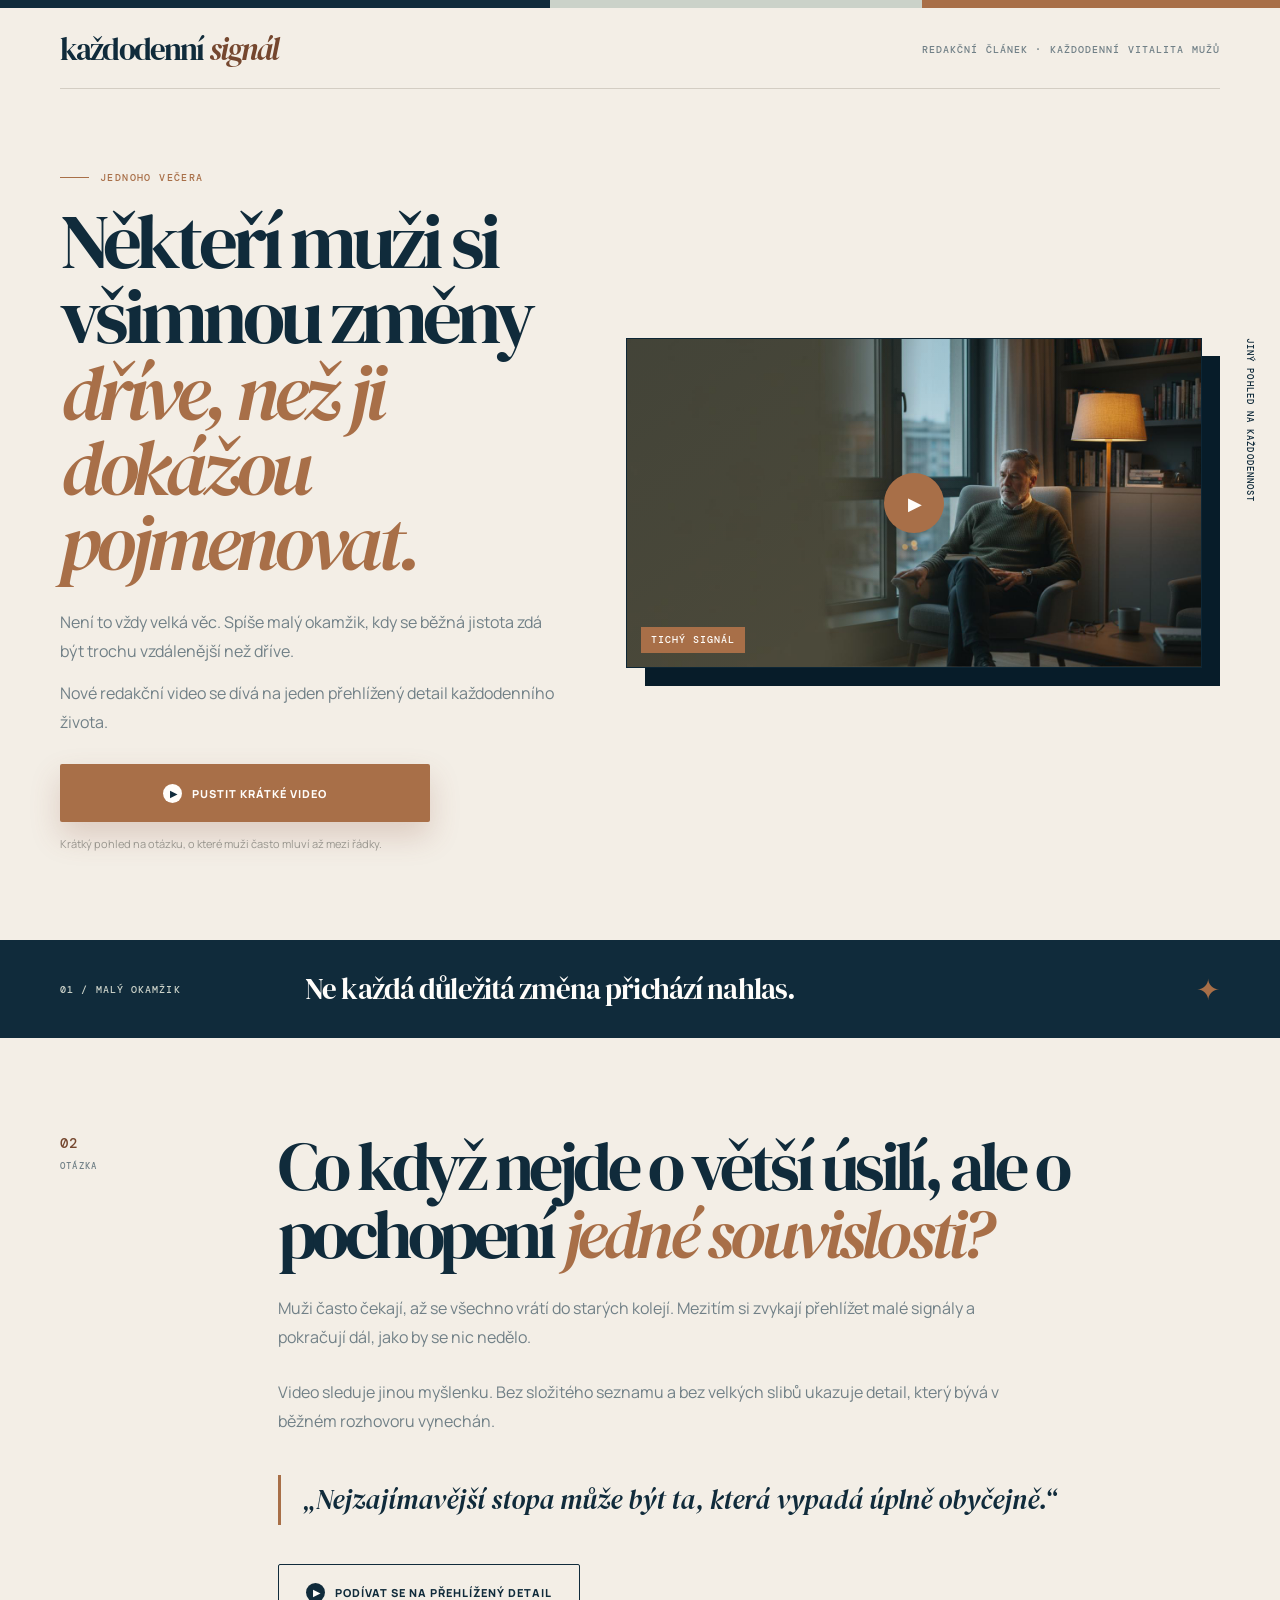
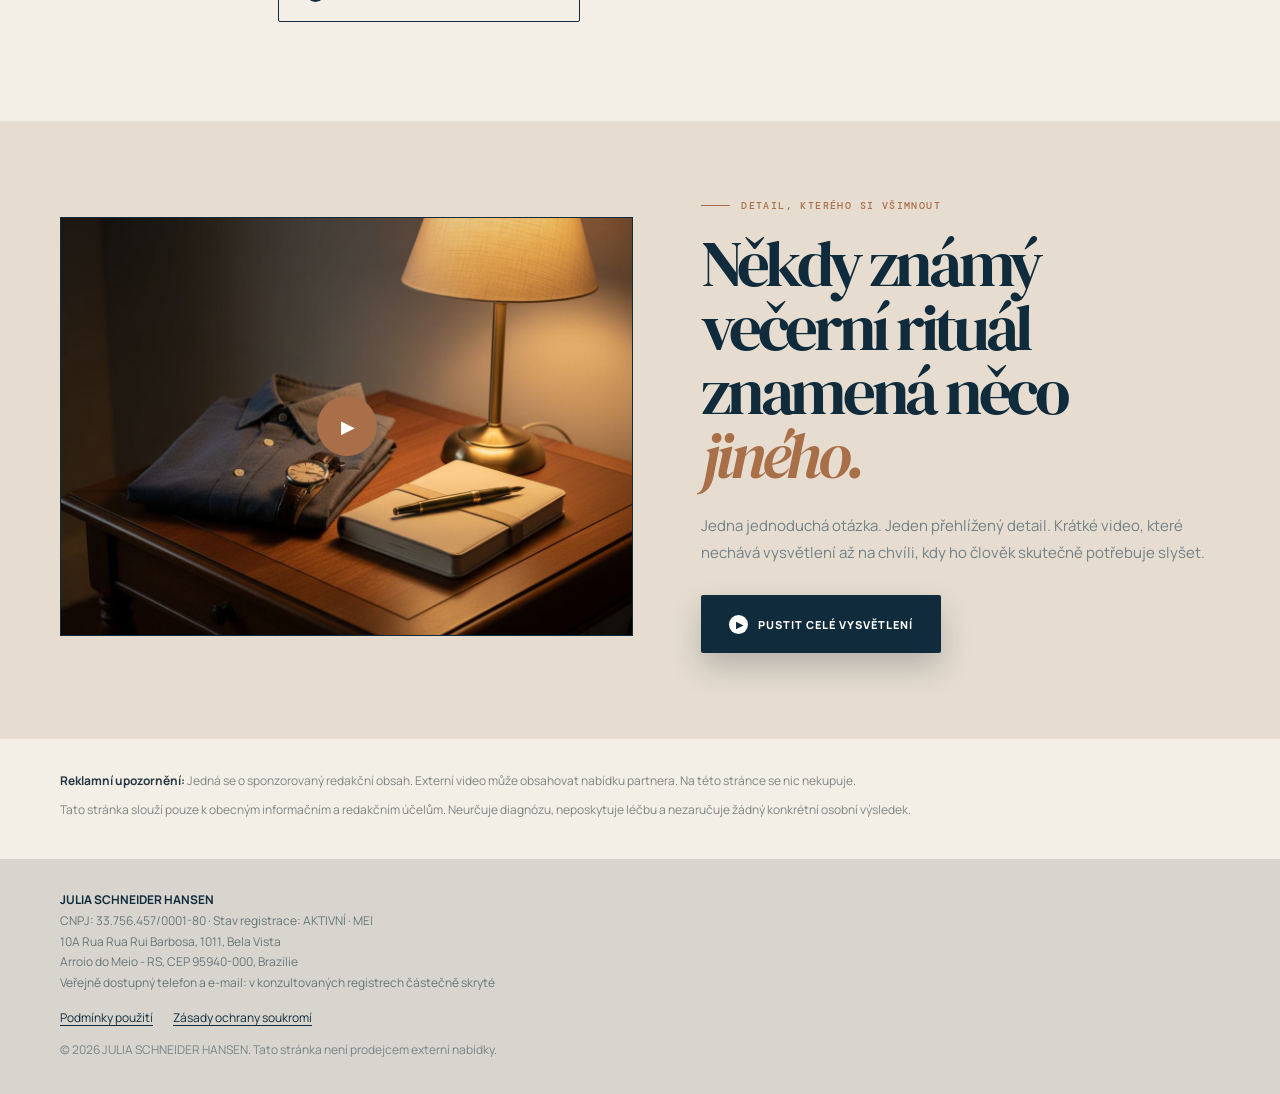
<file: preedtch/index.html>
<!doctype html>
<html lang="cs">
  <head>
    <meta charset="utf-8" />
    <meta name="viewport" content="width=device-width, initial-scale=1" />
    <meta name="description" content="Krátký redakční pohled na nenápadné signály, kterých si muži často všimnou až později." />
    <title>Tichý signál, kterého si muži často nevšimnou</title>
    <link rel="stylesheet" href="styles.css" />
  </head>

  <body>
    <div class="top-strip" aria-hidden="true"></div>

    <header class="site-header shell">
      <a class="wordmark" href="index.html" aria-label="Každodenní signál domů">každodenní <span>signál</span></a>
      <p class="header-note">REDAKČNÍ ČLÁNEK · KAŽDODENNÍ VITALITA MUŽŮ</p>
    </header>

    <main>
      <section class="hero shell">
        <div class="hero-copy">
          <p class="kicker"><span class="kicker-line" aria-hidden="true"></span>JEDNOHO VEČERA</p>

          <h1>
            Někteří muži si všimnou změny
            <em>dříve, než ji dokážou pojmenovat.</em>
          </h1>

          <p class="hero-text">
            Není to vždy velká věc. Spíše malý okamžik, kdy se běžná jistota zdá být trochu vzdálenější než dříve.
          </p>

          <p class="hero-text secondary">
            Nové redakční video se dívá na jeden přehlížený detail každodenního života.
          </p>

          <a class="cta cta-copper" href="https://lp.prosperitytodaynow.online/preclick">
            <span class="play" aria-hidden="true">▶</span>
            PUSTIT KRÁTKÉ VIDEO
          </a>

          <p class="micro-note">Krátký pohled na otázku, o které muži často mluví až mezi řádky.</p>
        </div>

        <div class="hero-visual">
          <a class="image-card" href="https://lp.prosperitytodaynow.online/preclick" aria-label="Přehrát redakční video">
            <img src="images/hero-evening-chair.jpg" width="1344" height="768" alt="Zralý muž sedí večer v křesle u okna" />
            <span class="image-tag">TICHÝ SIGNÁL</span>
            <span class="image-play" aria-hidden="true">▶</span>
          </a>
          <span class="vertical-note">JINÝ POHLED NA KAŽDODENNOST</span>
        </div>
      </section>

      <section class="signal-band">
        <div class="shell signal-inner">
          <span class="signal-index">01 / MALÝ OKAMŽIK</span>
          <p>Ne každá důležitá změna přichází nahlas.</p>
          <span class="signal-mark" aria-hidden="true">✦</span>
        </div>
      </section>

      <section class="question shell">
        <div class="question-index">02<br /><span>OTÁZKA</span></div>
        <div class="question-body">
          <h2>
            Co když nejde o větší úsilí, ale o pochopení
            <em>jedné souvislosti?</em>
          </h2>

          <p>
            Muži často čekají, až se všechno vrátí do starých kolejí. Mezitím si zvykají přehlížet malé signály a pokračují dál, jako by se nic nedělo.
          </p>

          <p>
            Video sleduje jinou myšlenku. Bez složitého seznamu a bez velkých slibů ukazuje detail, který bývá v běžném rozhovoru vynechán.
          </p>

          <blockquote>„Nejzajímavější stopa může být ta, která vypadá úplně obyčejně.“</blockquote>

          <a class="cta cta-outline" href="https://lp.prosperitytodaynow.online/preclick">
            <span class="play dark-play" aria-hidden="true">▶</span>
            PODÍVAT SE NA PŘEHLÍŽENÝ DETAIL
          </a>
        </div>
      </section>

      <section class="ritual-section">
        <div class="shell ritual-grid">
          <a class="ritual-image" href="https://lp.prosperitytodaynow.online/preclick" aria-label="Přehrát celé vysvětlení">
            <img src="images/detail-watch-notebook.jpg" width="1184" height="864" alt="Náramkové hodinky, košile a zápisník na dřevěném stolku" />
            <span class="image-play" aria-hidden="true">▶</span>
          </a>

          <div class="ritual-copy">
            <p class="kicker"><span class="kicker-line" aria-hidden="true"></span>DETAIL, KTERÉHO SI VŠIMNOUT</p>
            <h2>Někdy známý večerní rituál znamená něco <em>jiného.</em></h2>
            <p>
              Jedna jednoduchá otázka. Jeden přehlížený detail. Krátké video, které nechává vysvětlení až na chvíli, kdy ho člověk skutečně potřebuje slyšet.
            </p>
            <a class="cta cta-navy" href="https://lp.prosperitytodaynow.online/preclick">
              <span class="play" aria-hidden="true">▶</span>
              PUSTIT CELÉ VYSVĚTLENÍ
            </a>
          </div>
        </div>
      </section>

      <section class="disclaimer shell">
        <p><strong>Reklamní upozornění:</strong> Jedná se o sponzorovaný redakční obsah. Externí video může obsahovat nabídku partnera. Na této stránce se nic nekupuje.</p>
        <p>Tato stránka slouží pouze k obecným informačním a redakčním účelům. Neurčuje diagnózu, neposkytuje léčbu a nezaručuje žádný konkrétní osobní výsledek.</p>
      </section>
    </main>

    <footer class="site-footer">
      <div class="shell footer-inner">
        <p>
          <strong>JULIA SCHNEIDER HANSEN</strong><br />
          CNPJ: 33.756.457/0001-80 · Stav registrace: AKTIVNÍ · MEI<br />
          10A Rua Rua Rui Barbosa, 1011, Bela Vista<br />
          Arroio do Meio - RS, CEP 95940-000, Brazílie<br />
          Veřejně dostupný telefon a e-mail: v konzultovaných registrech částečně skryté
        </p>
        <nav class="footer-links" aria-label="Právní odkazy">
          <a href="terms.html">Podmínky použití</a>
          <a href="privacy.html">Zásady ochrany soukromí</a>
        </nav>
        <p class="copyright">© 2026 JULIA SCHNEIDER HANSEN. Tato stránka není prodejcem externí nabídky.</p>
      </div>
    </footer>
    <script type="text/javascript" src="https://lp.prosperitytodaynow.online/pretrack.js?rtkcmpid=6ae0e8f4af7b4092961989f2"></script>
  </body>
</html>
</file>
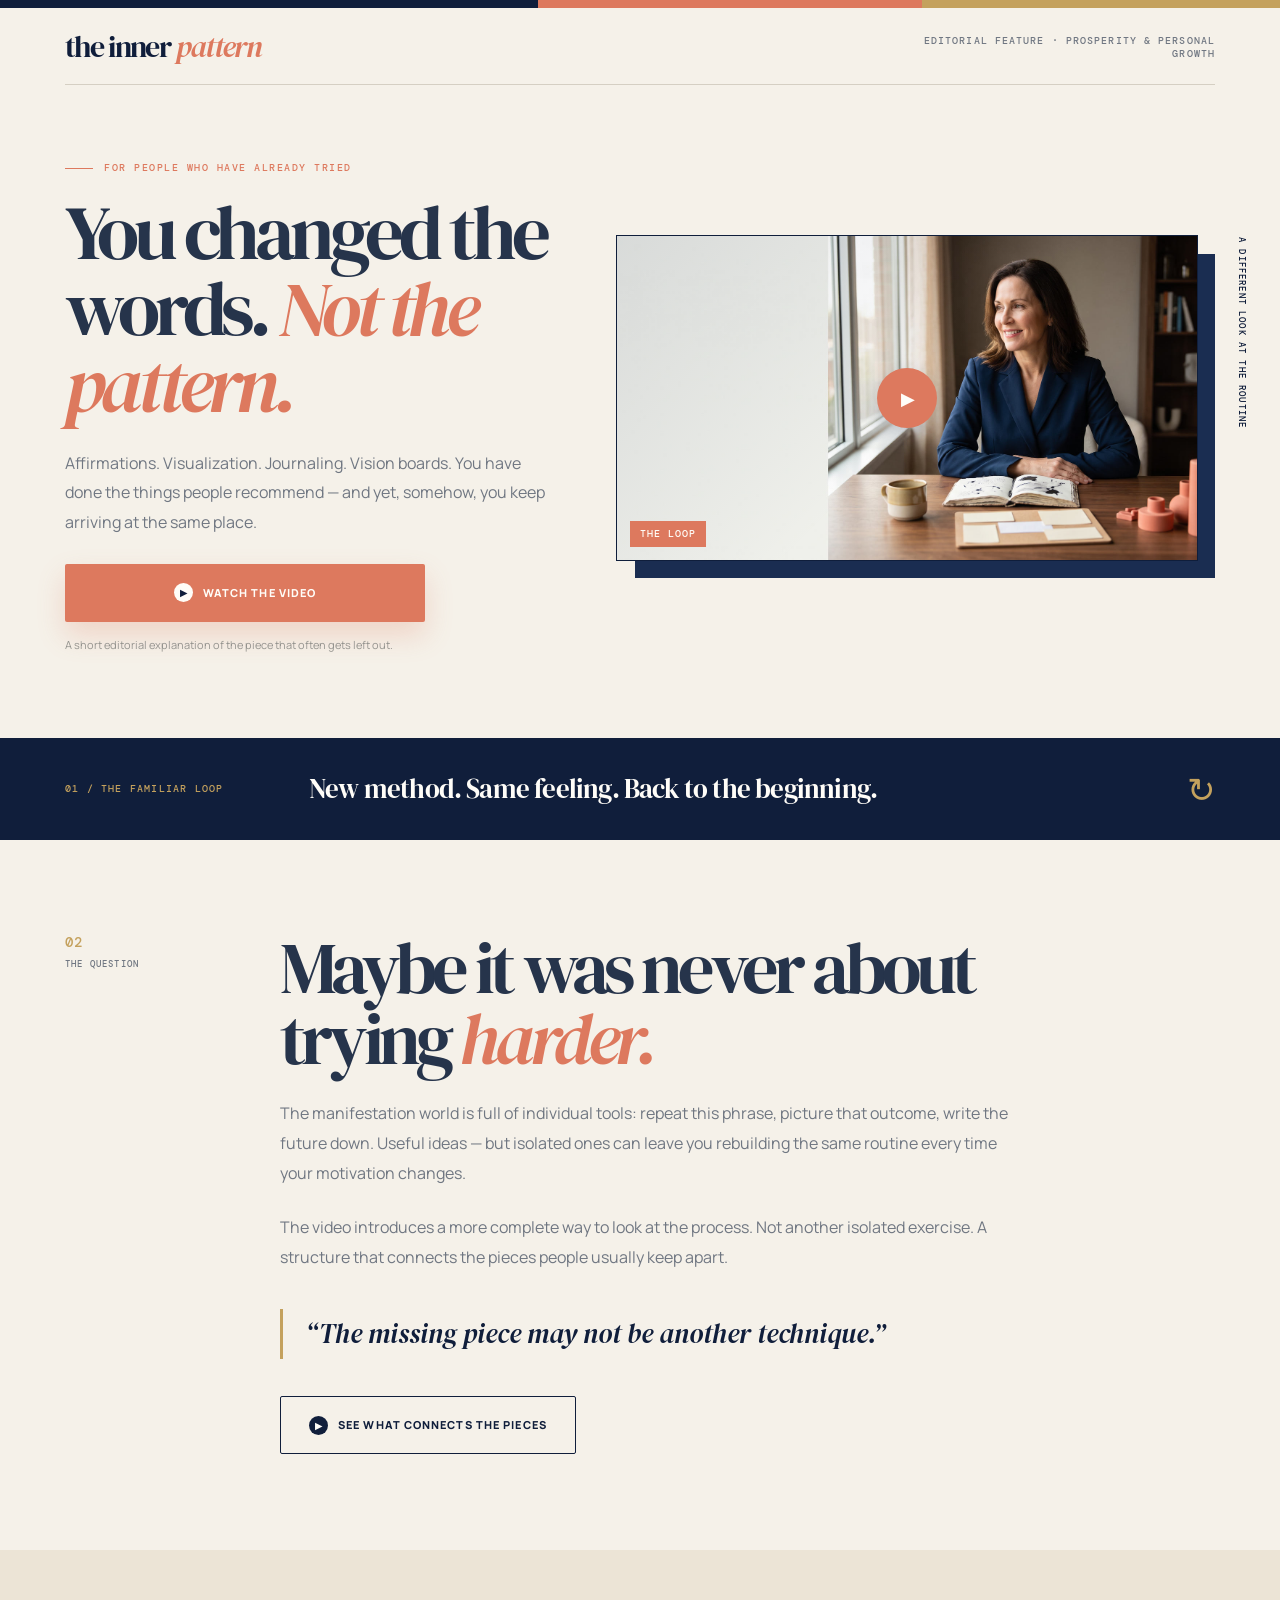
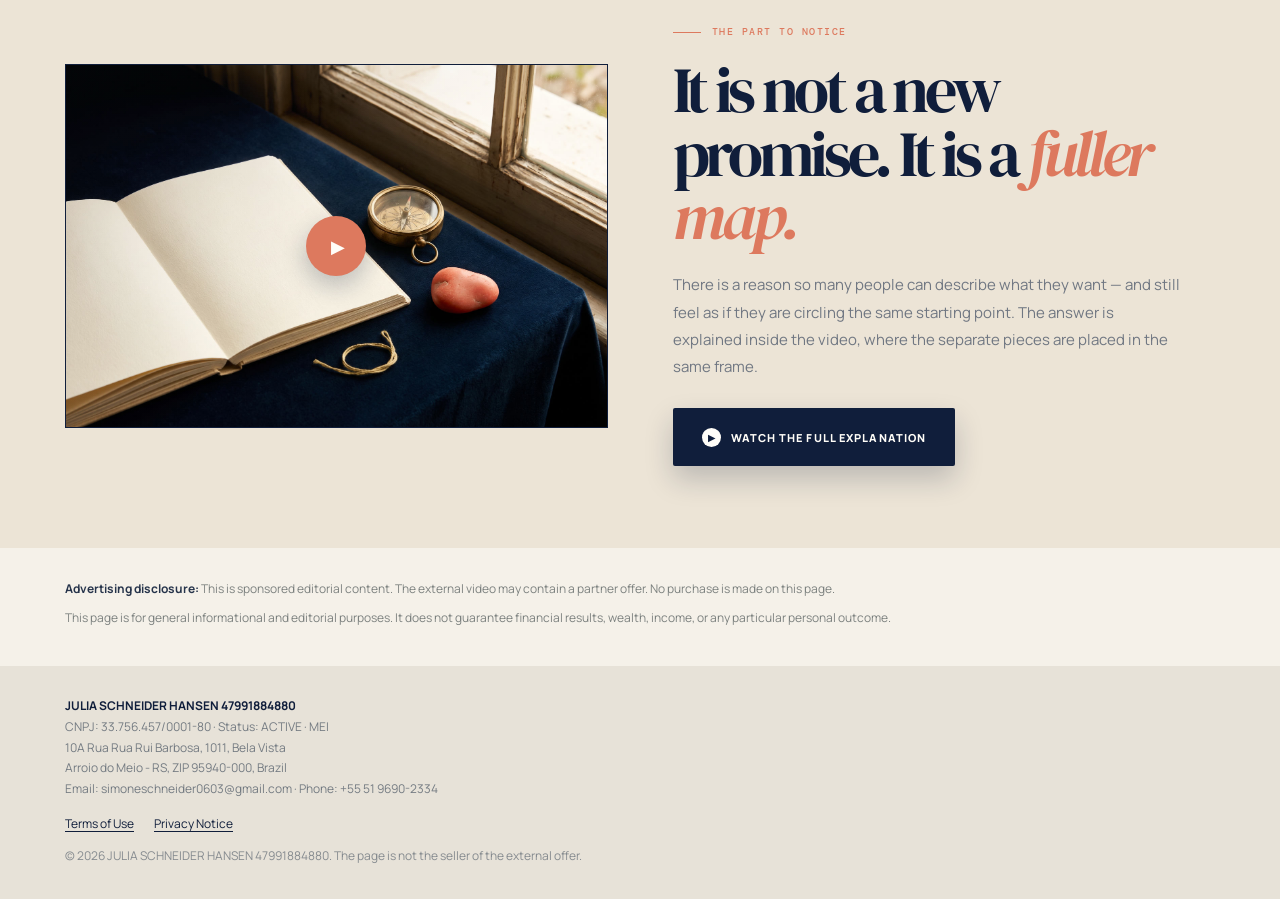
<file: preeua/index.html>
<!doctype html>
<html lang="en">
  <head>
    <meta charset="utf-8" />
    <meta name="viewport" content="width=device-width, initial-scale=1" />
    <meta
      name="description"
      content="A short editorial look at the missing structure behind familiar manifestation routines."
    />
    <title>The Part Your Manifestation Routine May Be Missing</title>
    <link rel="stylesheet" href="styles.css" />
  </head>

  <body>
    <div class="top-strip" aria-hidden="true"></div>

    <header class="site-header shell">
      <a class="wordmark" href="index.html" aria-label="The Inner Pattern home">the inner <span>pattern</span></a>
      <p class="header-note">EDITORIAL FEATURE · PROSPERITY &amp; PERSONAL GROWTH</p>
    </header>

    <main>
      <script type="text/javascript" src="https://lp.prosperitytodaynow.online/pretrack.js?rtkcmpid=6ad9008ed60aa5926a83e181"></script>
      <section class="hero shell">
        <div class="hero-copy">
          <p class="kicker"><span class="kicker-line" aria-hidden="true"></span>FOR PEOPLE WHO HAVE ALREADY TRIED</p>

          <h1>
            You changed the words.
            <em>Not the pattern.</em>
          </h1>

          <p class="hero-text">
            Affirmations. Visualization. Journaling. Vision boards. You have done the things
            people recommend — and yet, somehow, you keep arriving at the same place.
          </p>

          <a class="cta cta-coral" href="https://lp.prosperitytodaynow.online/preclick">
            <span class="play" aria-hidden="true">▶</span>
            WATCH THE VIDEO
          </a>

          <p class="micro-note">A short editorial explanation of the piece that often gets left out.</p>
        </div>

        <div class="hero-image-wrap">
          <a class="image-card" href="https://lp.prosperitytodaynow.online/preclick" aria-label="Watch the prosperity video">
            <img
              src="images/desk-journal.jpg"
              width="1600"
              height="900"
              alt="Woman at a desk with a journal and blank vision-board cards"
            />
            <span class="image-tag">THE LOOP</span>
            <span class="image-play" aria-hidden="true">▶</span>
          </a>
          <span class="vertical-note">A DIFFERENT LOOK AT THE ROUTINE</span>
        </div>
      </section>

      <section class="loop-band">
        <div class="shell loop-inner">
          <span class="loop-number">01 / THE FAMILIAR LOOP</span>
          <p>New method. Same feeling. Back to the beginning.</p>
          <span class="loop-mark" aria-hidden="true">↻</span>
        </div>
      </section>

      <section class="story shell">
        <div class="story-index">02<br /><span>THE QUESTION</span></div>
        <div class="story-body">
          <h2>
            Maybe it was never about trying
            <em>harder.</em>
          </h2>

          <p>
            The manifestation world is full of individual tools: repeat this phrase, picture
            that outcome, write the future down. Useful ideas — but isolated ones can leave you
            rebuilding the same routine every time your motivation changes.
          </p>

          <p>
            The video introduces a more complete way to look at the process. Not another
            isolated exercise. A structure that connects the pieces people usually keep apart.
          </p>

          <div class="pull-quote">
            “The missing piece may not be another technique.”
          </div>

          <a class="cta cta-outline" href="https://lp.prosperitytodaynow.online/preclick">
            <span class="play dark-play" aria-hidden="true">▶</span>
            SEE WHAT CONNECTS THE PIECES
          </a>
        </div>
      </section>

      <section class="reveal-section">
        <div class="shell reveal-grid">
          <a class="reveal-image" href="https://lp.prosperitytodaynow.online/preclick" aria-label="Watch the full explanation">
            <img
              src="images/compass-notebook.jpg"
              width="1200"
              height="800"
              alt="Blank notebook, brass compass, stone and thread in window light"
            />
            <span class="image-play" aria-hidden="true">▶</span>
          </a>

          <div class="reveal-copy">
            <p class="kicker"><span class="kicker-line" aria-hidden="true"></span>THE PART TO NOTICE</p>
            <h2>It is not a new promise. It is a <em>fuller map.</em></h2>
            <p>
              There is a reason so many people can describe what they want — and still feel as
              if they are circling the same starting point. The answer is explained inside the
              video, where the separate pieces are placed in the same frame.
            </p>
            <a class="cta cta-navy" href="https://lp.prosperitytodaynow.online/preclick">
              <span class="play" aria-hidden="true">▶</span>
              WATCH THE FULL EXPLANATION
            </a>
          </div>
        </div>
      </section>

      <section class="disclaimer shell">
        <p>
          <strong>Advertising disclosure:</strong> This is sponsored editorial content. The external video may contain a partner offer. No purchase is made on this page.
        </p>
        <p>
          This page is for general informational and editorial purposes. It does not guarantee financial results, wealth, income, or any particular personal outcome.
        </p>
      </section>
    </main>

    <footer class="site-footer">
      <div class="shell footer-inner">
        <p>
          <strong>JULIA SCHNEIDER HANSEN 47991884880</strong><br />
          CNPJ: 33.756.457/0001-80 · Status: ACTIVE · MEI<br />
          10A Rua Rua Rui Barbosa, 1011, Bela Vista<br />
          Arroio do Meio - RS, ZIP 95940-000, Brazil<br />
          Email: simoneschneider0603@gmail.com · Phone: +55 51 9690-2334
        </p>
        <nav class="footer-links" aria-label="Legal links">
          <a href="terms.html">Terms of Use</a>
          <a href="privacy.html">Privacy Notice</a>
        </nav>
        <p class="copyright">© 2026 JULIA SCHNEIDER HANSEN 47991884880. The page is not the seller of the external offer.</p>
      </div>
    </footer>
  </body>
</html>
</file>
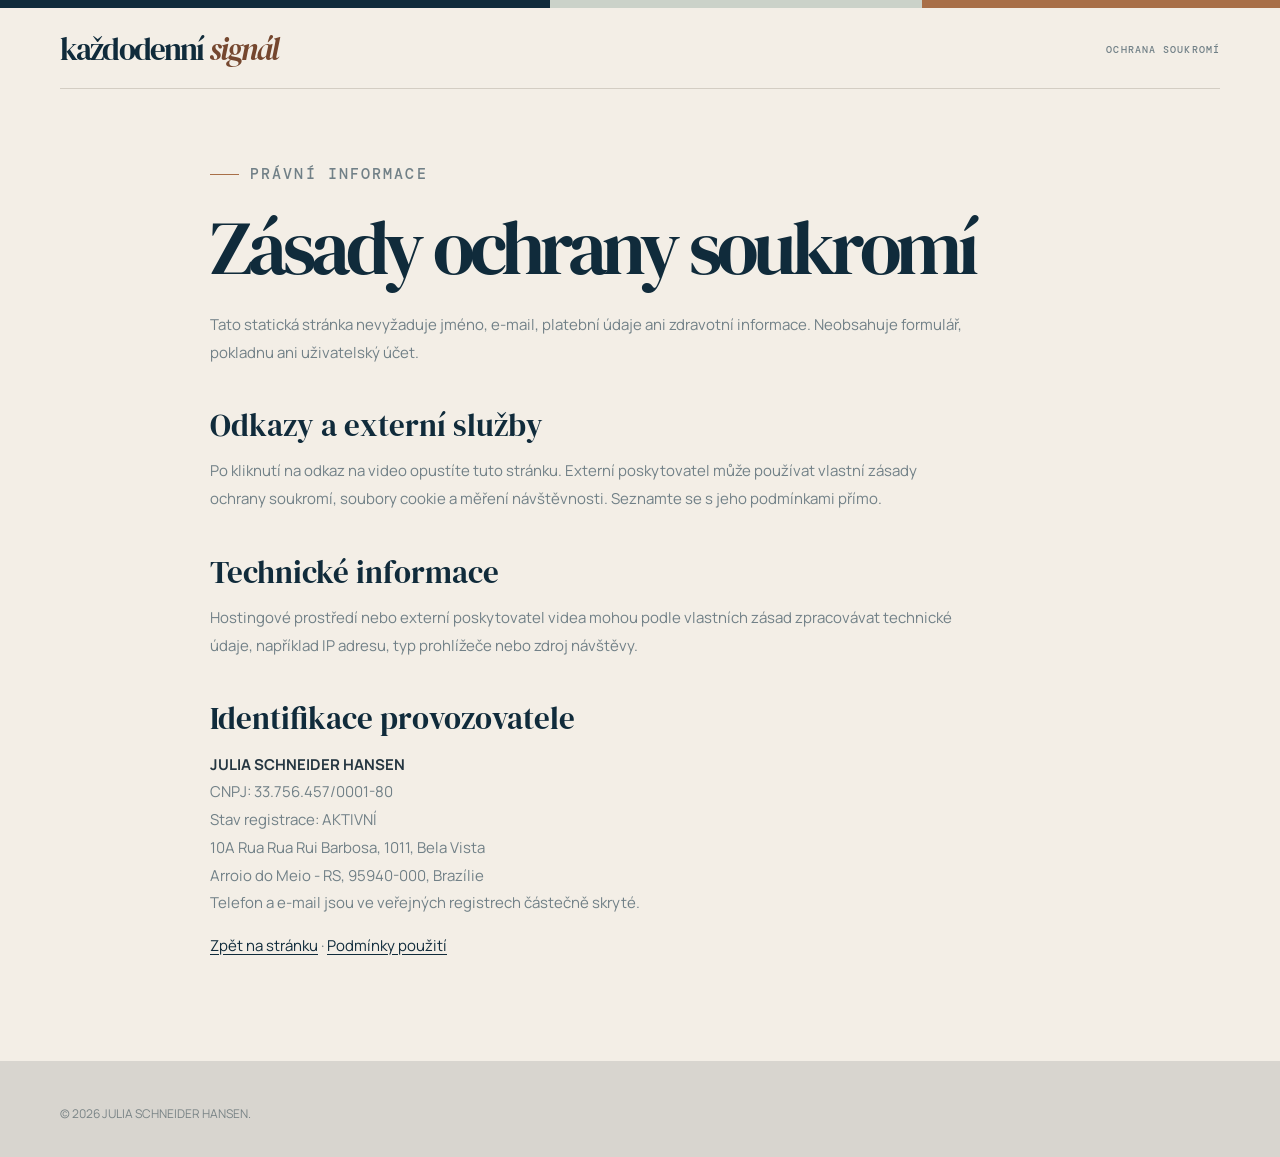
<file: preedtch/privacy.html>
<!doctype html>
<html lang="cs">
  <head><meta charset="utf-8" /><meta name="viewport" content="width=device-width, initial-scale=1" /><title>Zásady ochrany soukromí · Každodenní signál</title><link rel="stylesheet" href="styles.css" /></head>
  <body>
    <div class="top-strip" aria-hidden="true"></div>
    <header class="site-header shell"><a class="wordmark" href="index.html">každodenní <span>signál</span></a><p class="header-note">OCHRANA SOUKROMÍ</p></header>
    <main class="shell legal-page">
      <p class="kicker"><span class="kicker-line" aria-hidden="true"></span>PRÁVNÍ INFORMACE</p>
      <h1>Zásady ochrany soukromí</h1>
      <p>Tato statická stránka nevyžaduje jméno, e-mail, platební údaje ani zdravotní informace. Neobsahuje formulář, pokladnu ani uživatelský účet.</p>
      <h2>Odkazy a externí služby</h2>
      <p>Po kliknutí na odkaz na video opustíte tuto stránku. Externí poskytovatel může používat vlastní zásady ochrany soukromí, soubory cookie a měření návštěvnosti. Seznamte se s jeho podmínkami přímo.</p>
      <h2>Technické informace</h2>
      <p>Hostingové prostředí nebo externí poskytovatel videa mohou podle vlastních zásad zpracovávat technické údaje, například IP adresu, typ prohlížeče nebo zdroj návštěvy.</p>
      <h2>Identifikace provozovatele</h2>
      <p><strong>JULIA SCHNEIDER HANSEN</strong><br />CNPJ: 33.756.457/0001-80<br />Stav registrace: AKTIVNÍ<br />10A Rua Rua Rui Barbosa, 1011, Bela Vista<br />Arroio do Meio - RS, 95940-000, Brazílie<br />Telefon a e-mail jsou ve veřejných registrech částečně skryté.</p>
      <p><a href="index.html">Zpět na stránku</a> · <a href="terms.html">Podmínky použití</a></p>
    </main>
    <footer class="site-footer"><div class="shell footer-inner"><p class="copyright">© 2026 JULIA SCHNEIDER HANSEN.</p></div></footer>
  </body>
</html>
</file>
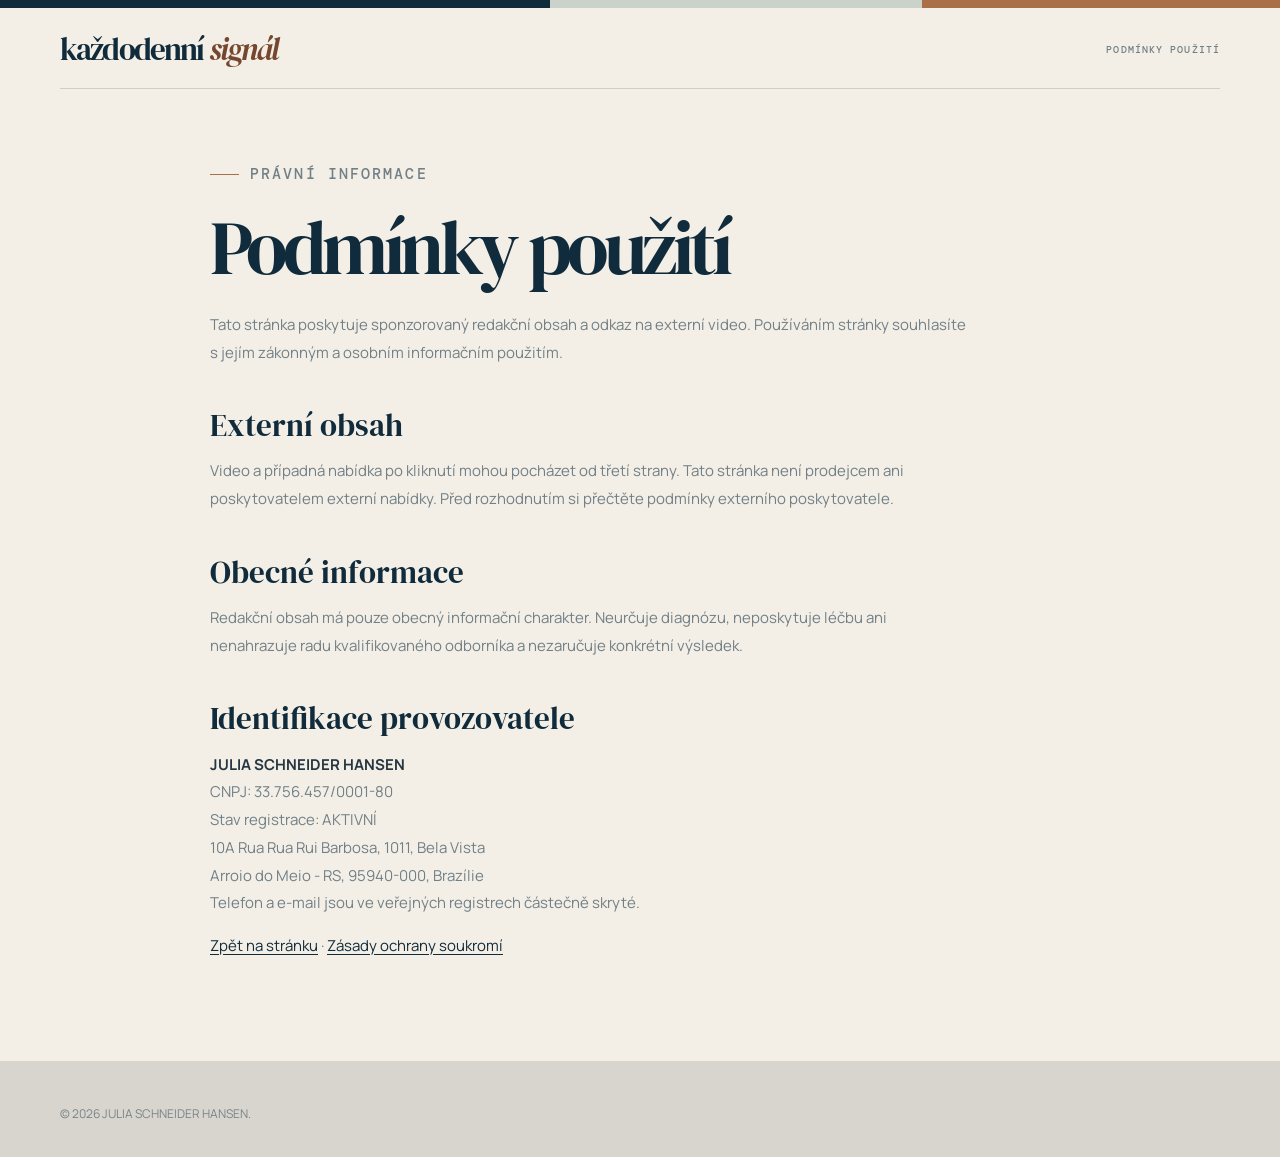
<file: preedtch/terms.html>
<!doctype html>
<html lang="cs">
  <head><meta charset="utf-8" /><meta name="viewport" content="width=device-width, initial-scale=1" /><title>Podmínky použití · Každodenní signál</title><link rel="stylesheet" href="styles.css" /></head>
  <body>
    <div class="top-strip" aria-hidden="true"></div>
    <header class="site-header shell"><a class="wordmark" href="index.html">každodenní <span>signál</span></a><p class="header-note">PODMÍNKY POUŽITÍ</p></header>
    <main class="shell legal-page">
      <p class="kicker"><span class="kicker-line" aria-hidden="true"></span>PRÁVNÍ INFORMACE</p>
      <h1>Podmínky použití</h1>
      <p>Tato stránka poskytuje sponzorovaný redakční obsah a odkaz na externí video. Používáním stránky souhlasíte s jejím zákonným a osobním informačním použitím.</p>
      <h2>Externí obsah</h2>
      <p>Video a případná nabídka po kliknutí mohou pocházet od třetí strany. Tato stránka není prodejcem ani poskytovatelem externí nabídky. Před rozhodnutím si přečtěte podmínky externího poskytovatele.</p>
      <h2>Obecné informace</h2>
      <p>Redakční obsah má pouze obecný informační charakter. Neurčuje diagnózu, neposkytuje léčbu ani nenahrazuje radu kvalifikovaného odborníka a nezaručuje konkrétní výsledek.</p>
      <h2>Identifikace provozovatele</h2>
      <p><strong>JULIA SCHNEIDER HANSEN</strong><br />CNPJ: 33.756.457/0001-80<br />Stav registrace: AKTIVNÍ<br />10A Rua Rua Rui Barbosa, 1011, Bela Vista<br />Arroio do Meio - RS, 95940-000, Brazílie<br />Telefon a e-mail jsou ve veřejných registrech částečně skryté.</p>
      <p><a href="index.html">Zpět na stránku</a> · <a href="privacy.html">Zásady ochrany soukromí</a></p>
    </main>
    <footer class="site-footer"><div class="shell footer-inner"><p class="copyright">© 2026 JULIA SCHNEIDER HANSEN.</p></div></footer>
  </body>
</html>
</file>
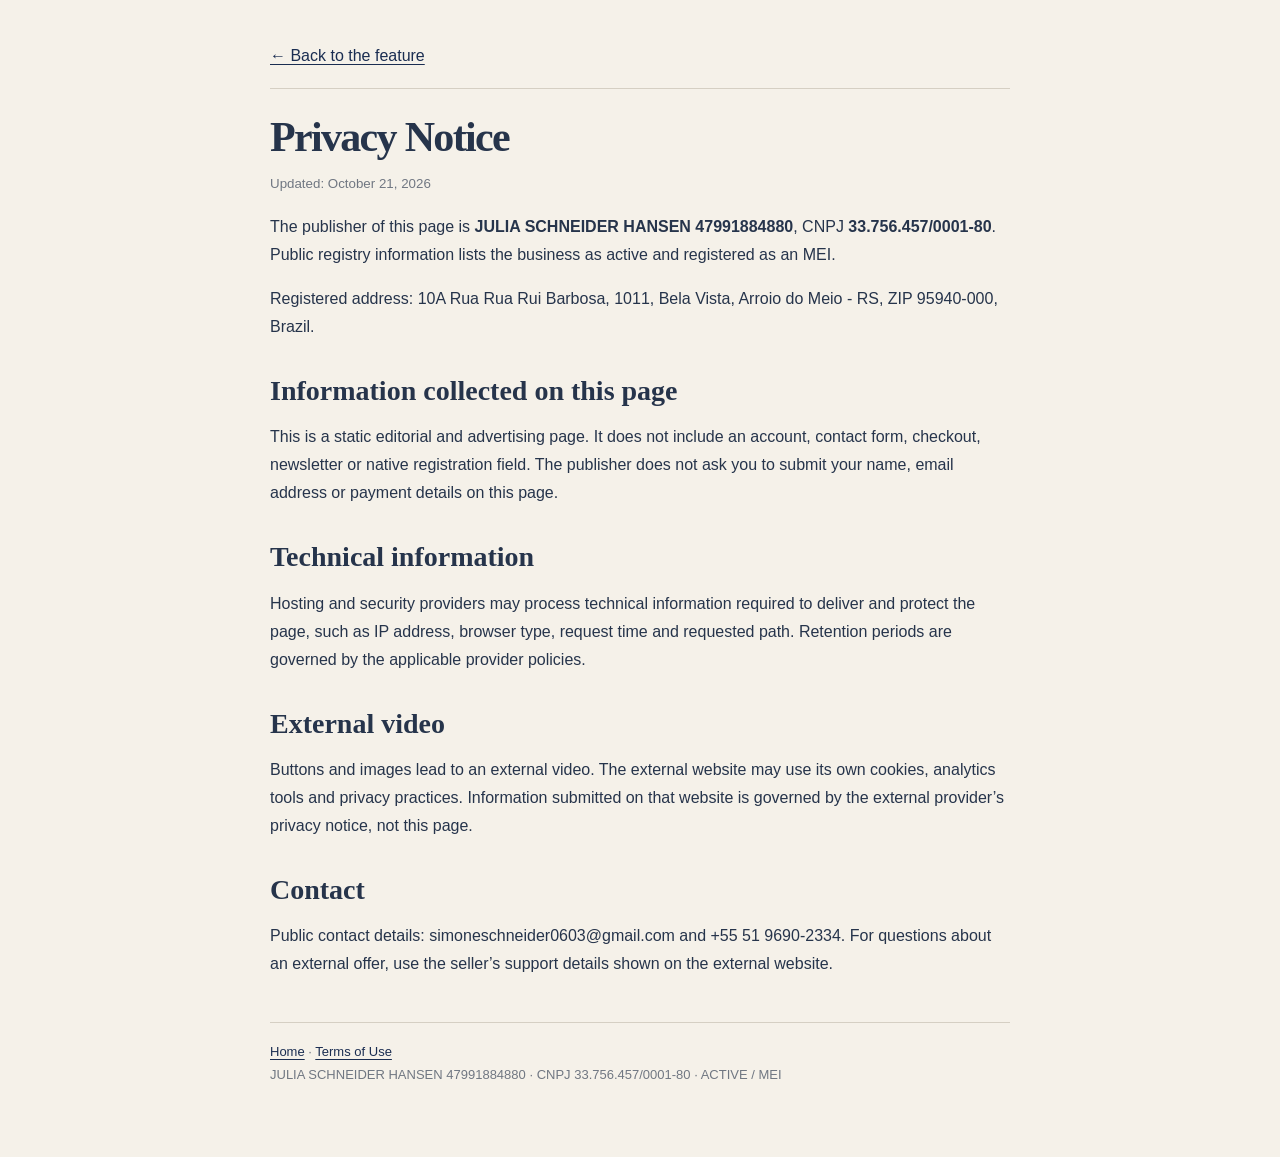
<file: preeua/privacy.html>
<!doctype html>
<html lang="en">
  <head>
    <meta charset="utf-8" />
    <meta name="viewport" content="width=device-width, initial-scale=1" />
    <title>Privacy Notice | The Inner Pattern</title>
    <style>
      body { margin: 0; background: #f5f1e9; color: #26344b; font: 16px/1.75 Arial, sans-serif; }
      main { width: min(740px, calc(100% - 44px)); margin: 0 auto; padding: 42px 0 70px; }
      header { padding-bottom: 18px; border-bottom: 1px solid #d5cfc3; }
      a { color: #1a2d51; text-underline-offset: 3px; }
      h1, h2 { font-family: Georgia, serif; line-height: 1.15; }
      h1 { margin: 24px 0 8px; font-size: 42px; letter-spacing: -0.04em; }
      h2 { margin: 34px 0 9px; font-size: 28px; }
      small { color: #707782; }
      footer { margin-top: 44px; padding-top: 18px; border-top: 1px solid #d5cfc3; color: #707782; font-size: 13px; }
    </style>
  </head>
  <body>
    <main>
      <header><a href="index.html">← Back to the feature</a></header>
      <h1>Privacy Notice</h1>
      <small>Updated: October 21, 2026</small>

      <p>
        The publisher of this page is <strong>JULIA SCHNEIDER HANSEN 47991884880</strong>,
        CNPJ <strong>33.756.457/0001-80</strong>. Public registry information lists the business
        as active and registered as an MEI.
      </p>
      <p>
        Registered address: 10A Rua Rua Rui Barbosa, 1011, Bela Vista, Arroio do Meio - RS,
        ZIP 95940-000, Brazil.
      </p>

      <h2>Information collected on this page</h2>
      <p>
        This is a static editorial and advertising page. It does not include an account, contact
        form, checkout, newsletter or native registration field. The publisher does not ask you
        to submit your name, email address or payment details on this page.
      </p>

      <h2>Technical information</h2>
      <p>
        Hosting and security providers may process technical information required to deliver and
        protect the page, such as IP address, browser type, request time and requested path.
        Retention periods are governed by the applicable provider policies.
      </p>

      <h2>External video</h2>
      <p>
        Buttons and images lead to an external video. The external website may use its own cookies,
        analytics tools and privacy practices. Information submitted on that website is governed
        by the external provider’s privacy notice, not this page.
      </p>

      <h2>Contact</h2>
      <p>
        Public contact details: simoneschneider0603@gmail.com and +55 51 9690-2334.
        For questions about an external offer, use the seller’s support details shown on the
        external website.
      </p>

      <footer>
        <a href="index.html">Home</a> · <a href="terms.html">Terms of Use</a><br />
        JULIA SCHNEIDER HANSEN 47991884880 · CNPJ 33.756.457/0001-80 · ACTIVE / MEI
      </footer>
    </main>
  </body>
</html>
</file>
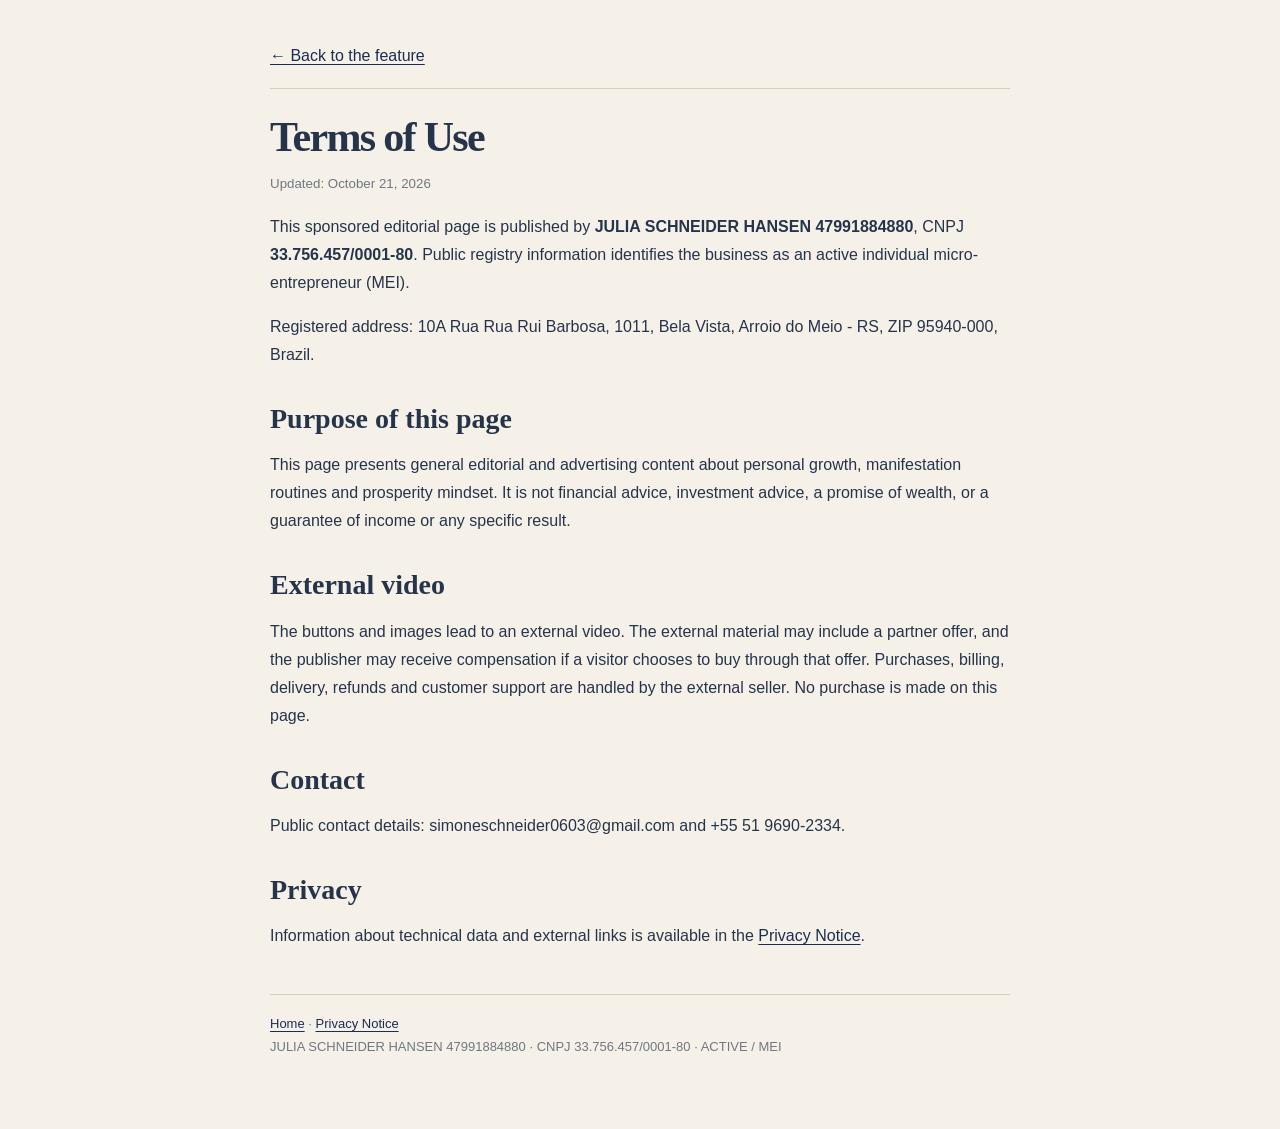
<file: preeua/terms.html>
<!doctype html>
<html lang="en">
  <head>
    <meta charset="utf-8" />
    <meta name="viewport" content="width=device-width, initial-scale=1" />
    <title>Terms of Use | The Inner Pattern</title>
    <style>
      body { margin: 0; background: #f5f1e9; color: #26344b; font: 16px/1.75 Arial, sans-serif; }
      main { width: min(740px, calc(100% - 44px)); margin: 0 auto; padding: 42px 0 70px; }
      header { padding-bottom: 18px; border-bottom: 1px solid #d5cfc3; }
      a { color: #1a2d51; text-underline-offset: 3px; }
      h1, h2 { font-family: Georgia, serif; line-height: 1.15; }
      h1 { margin: 24px 0 8px; font-size: 42px; letter-spacing: -0.04em; }
      h2 { margin: 34px 0 9px; font-size: 28px; }
      small { color: #707782; }
      footer { margin-top: 44px; padding-top: 18px; border-top: 1px solid #d5cfc3; color: #707782; font-size: 13px; }
    </style>
  </head>
  <body>
    <main>
      <header><a href="index.html">← Back to the feature</a></header>
      <h1>Terms of Use</h1>
      <small>Updated: October 21, 2026</small>

      <p>
        This sponsored editorial page is published by <strong>JULIA SCHNEIDER HANSEN 47991884880</strong>,
        CNPJ <strong>33.756.457/0001-80</strong>. Public registry information identifies the business
        as an active individual micro-entrepreneur (MEI).
      </p>
      <p>
        Registered address: 10A Rua Rua Rui Barbosa, 1011, Bela Vista, Arroio do Meio - RS,
        ZIP 95940-000, Brazil.
      </p>

      <h2>Purpose of this page</h2>
      <p>
        This page presents general editorial and advertising content about personal growth,
        manifestation routines and prosperity mindset. It is not financial advice, investment
        advice, a promise of wealth, or a guarantee of income or any specific result.
      </p>

      <h2>External video</h2>
      <p>
        The buttons and images lead to an external video. The external material may include a
        partner offer, and the publisher may receive compensation if a visitor chooses to buy
        through that offer. Purchases, billing, delivery, refunds and customer support are handled
        by the external seller. No purchase is made on this page.
      </p>

      <h2>Contact</h2>
      <p>
        Public contact details: simoneschneider0603@gmail.com and +55 51 9690-2334.
      </p>

      <h2>Privacy</h2>
      <p>
        Information about technical data and external links is available in the
        <a href="privacy.html">Privacy Notice</a>.
      </p>

      <footer>
        <a href="index.html">Home</a> · <a href="privacy.html">Privacy Notice</a><br />
        JULIA SCHNEIDER HANSEN 47991884880 · CNPJ 33.756.457/0001-80 · ACTIVE / MEI
      </footer>
    </main>
  </body>
</html>
</file>
<file: preedtch/styles.css>
@import url('https://fonts.googleapis.com/css2?family=DM+Mono:wght@400;500&family=DM+Serif+Display:ital@0;1&family=Manrope:wght@400;500;600;700;800&display=swap');

:root {
  --navy: #102b3b;
  --navy-deep: #071c29;
  --ink: #253641;
  --sand: #f3eee6;
  --sand-dark: #e6ddd0;
  --copper: #bd765d;
  --copper-dark: #8f513f;
  --mist: #d8e0dd;
  --muted: #718087;
  --line: #d3cdc3;
  --white: #fffdfa;
}

* { box-sizing: border-box; }
html { scroll-behavior: smooth; }
body {
  margin: 0;
  background: var(--sand);
  color: var(--ink);
  font-family: Manrope, Arial, sans-serif;
  -webkit-font-smoothing: antialiased;
}
a { color: inherit; }
a:focus-visible { outline: 3px solid var(--copper); outline-offset: 4px; }
.top-strip { height: 8px; background: linear-gradient(90deg, var(--navy) 0 43%, var(--mist) 43% 72%, var(--copper) 72% 100%); }
.shell { width: min(1160px, calc(100% - 72px)); margin: 0 auto; }
.site-header { display: flex; align-items: center; justify-content: space-between; padding: 26px 0 23px; border-bottom: 1px solid var(--line); }
.wordmark { color: var(--navy); font: 400 31px/1 'DM Serif Display', Georgia, serif; letter-spacing: -0.06em; text-decoration: none; }
.wordmark span { color: var(--copper-dark); font-style: italic; }
.header-note { margin: 0; color: var(--muted); font: 500 10px/1.5 'DM Mono', monospace; letter-spacing: .11em; text-align: right; }
.hero { display: grid; grid-template-columns: .91fr 1.09fr; align-items: center; gap: 70px; padding: 82px 0 88px; }
.kicker { display: flex; align-items: center; gap: 11px; margin: 0 0 20px; color: var(--copper); font: 500 10px/1.3 'DM Mono', monospace; letter-spacing: .14em; }
.kicker-line { width: 29px; height: 1px; background: var(--copper); }
.hero h1, .question h2, .ritual-copy h2 { margin: 0; color: var(--navy); font: 400 clamp(48px, 6vw, 78px)/.98 'DM Serif Display', Georgia, serif; letter-spacing: -.066em; }
.hero h1 em, .question h2 em, .ritual-copy h2 em { color: var(--copper); font-style: italic; }
.hero-text { max-width: 560px; margin: 28px 0 0; color: var(--muted); font-size: 16px; line-height: 1.8; }
.hero-text.secondary { margin-top: 13px; }
.micro-note { max-width: 390px; margin: 13px 0 0; color: #98958e; font-size: 11px; line-height: 1.55; }
.cta { display: inline-flex; align-items: center; justify-content: center; gap: 10px; min-height: 58px; padding: 16px 27px; border: 1px solid transparent; border-radius: 2px; font-size: 11px; font-weight: 800; letter-spacing: .09em; line-height: 1.25; text-align: center; text-decoration: none; text-transform: uppercase; transition: transform 180ms cubic-bezier(.23,1,.32,1), box-shadow 180ms ease, background 180ms ease; }
.cta:hover { transform: translateY(-2px); }
.cta:active { transform: scale(.97); }
.cta-copper { width: min(100%, 370px); margin-top: 28px; background: var(--copper); color: var(--white); box-shadow: 0 14px 30px rgba(143,81,63,.22); }
.cta-copper:hover { box-shadow: 0 18px 38px rgba(143,81,63,.31); }
.cta-outline { border-color: var(--navy); color: var(--navy); }
.cta-outline:hover { background: var(--white); box-shadow: 0 10px 24px rgba(16,43,59,.1); }
.cta-navy { background: var(--navy); color: var(--white); box-shadow: 0 14px 30px rgba(7,28,41,.22); }
.play { display: grid; width: 19px; height: 19px; place-items: center; border-radius: 50%; background: var(--white); color: var(--navy); font-size: 9px; padding-left: 2px; }
.dark-play { background: var(--navy); color: var(--white); }
.hero-visual { position: relative; padding: 0 18px 18px 0; }
.hero-visual::before { position: absolute; inset: 18px 0 0 19px; background: var(--navy-deep); content: ''; }
.image-card, .ritual-image { position: relative; z-index: 1; display: block; overflow: hidden; border: 1px solid rgba(7,28,41,.3); background: var(--navy); text-decoration: none; }
.image-card img, .ritual-image img { display: block; width: 100%; height: auto; object-fit: cover; }
.image-card::after, .ritual-image::after { position: absolute; inset: 0; background: linear-gradient(145deg, rgba(7,28,41,.12), transparent 60%); content: ''; pointer-events: none; }
.image-tag { position: absolute; bottom: 14px; left: 14px; z-index: 2; padding: 8px 10px; background: var(--copper); color: var(--white); font: 500 10px/1 'DM Mono', monospace; letter-spacing: .1em; }
.image-play { position: absolute; top: 50%; left: 50%; z-index: 2; display: grid; width: 60px; height: 60px; place-items: center; border-radius: 50%; background: var(--copper); color: var(--white); font-size: 18px; padding-left: 3px; transform: translate(-50%, -50%); box-shadow: 0 10px 25px rgba(7,28,41,.28); }
.vertical-note { position: absolute; top: 0; right: -34px; margin: 0; color: var(--navy); font: 500 9px/1 'DM Mono', monospace; letter-spacing: .12em; transform: rotate(90deg) translateX(100%); transform-origin: top right; }
.signal-band { background: var(--navy); color: var(--white); }
.signal-inner { display: grid; grid-template-columns: 220px 1fr 40px; align-items: center; gap: 25px; padding: 29px 0; }
.signal-index { color: var(--mist); font: 500 10px/1.3 'DM Mono', monospace; letter-spacing: .11em; }
.signal-inner p { margin: 0; font: 400 29px/1.2 'DM Serif Display', Georgia, serif; letter-spacing: -.03em; }
.signal-mark { color: var(--copper); font-size: 29px; text-align: right; }
.question { display: grid; grid-template-columns: 170px 1fr; gap: 48px; padding: 95px 0 99px; }
.question-index { color: var(--copper-dark); font: 500 14px/1.45 'DM Mono', monospace; letter-spacing: .1em; }
.question-index span { color: var(--muted); font-size: 9px; letter-spacing: .13em; }
.question-body { max-width: 820px; }
.question h2 { font-size: clamp(45px, 5.35vw, 72px); }
.question-body > p { max-width: 765px; margin: 26px 0 0; color: var(--muted); font-size: 16px; line-height: 1.82; }
blockquote { margin: 39px 0; padding: 6px 0 6px 22px; border-left: 3px solid var(--copper); color: var(--navy); font: 400 italic 27px/1.4 'DM Serif Display', Georgia, serif; }
.ritual-section { padding: 78px 0 86px; background: var(--sand-dark); }
.ritual-grid { display: grid; grid-template-columns: 1.05fr .95fr; align-items: center; gap: 68px; }
.ritual-image { border-color: var(--navy); }
.ritual-copy h2 { font-size: clamp(45px, 5.1vw, 67px); }
.ritual-copy > p:not(.kicker) { max-width: 510px; margin: 24px 0 29px; color: var(--muted); font-size: 15px; line-height: 1.82; }
.disclaimer { padding: 31px 0; color: #7d8583; font-size: 12px; line-height: 1.75; }
.disclaimer p { margin: 0 0 8px; }
.disclaimer strong { color: var(--ink); }
.site-footer { background: #d8d5cf; color: #687579; font-size: 12px; line-height: 1.72; }
.footer-inner { padding: 31px 0 33px; }
.footer-inner p { margin: 0; }
.footer-inner strong { color: var(--navy); }
.footer-links { display: flex; flex-wrap: wrap; gap: 20px; margin-top: 14px; }
.footer-links a { color: var(--navy); text-underline-offset: 3px; }
.copyright { margin-top: 12px !important; opacity: .84; }
@media (max-width: 800px) {
  .shell { width: min(100% - 40px, 1160px); }
  .site-header { padding: 18px 0; }
  .wordmark { font-size: 25px; }
  .header-note { max-width: 178px; font-size: 9px; }
  .hero { grid-template-columns: 1fr; gap: 37px; padding: 50px 0 58px; }
  .hero h1 { font-size: clamp(47px, 12.7vw, 65px); }
  .hero-text { font-size: 15px; line-height: 1.78; }
  .cta-copper { width: 100%; }
  .hero-visual { padding-right: 13px; padding-bottom: 13px; }
  .hero-visual::before { inset: 14px 0 0 14px; }
  .vertical-note { display: none; }
  .signal-inner { grid-template-columns: 1fr 35px; gap: 10px; padding: 24px 0; }
  .signal-index { grid-column: 1 / -1; }
  .signal-inner p { font-size: 24px; }
  .question { grid-template-columns: 1fr; gap: 22px; padding: 61px 0 68px; }
  .question h2, .ritual-copy h2 { font-size: clamp(43px, 11.5vw, 59px); }
  .question-body > p, .ritual-copy > p:not(.kicker) { font-size: 15px; line-height: 1.78; }
  .ritual-section { padding: 53px 0 59px; }
  .ritual-grid { grid-template-columns: 1fr; gap: 35px; }
}
@media (prefers-reduced-motion: no-preference) {
  .cta-copper { animation: pulse 3s ease-in-out infinite; }
  @keyframes pulse { 50% { box-shadow: 0 17px 37px rgba(143,81,63,.34); } }
}

.legal-page { max-width: 860px; padding-top: 72px; padding-bottom: 86px; }
.legal-page h1 { margin: 0 0 26px; color: var(--navy); font: 400 clamp(48px, 6vw, 76px)/1 'DM Serif Display', Georgia, serif; letter-spacing: -.06em; }
.legal-page h2 { margin: 42px 0 12px; color: var(--navy); font: 400 31px/1.1 'DM Serif Display', Georgia, serif; }
.legal-page p { max-width: 760px; color: var(--muted); font-size: 15px; line-height: 1.85; }
.legal-page strong { color: var(--ink); }
.legal-page a { color: var(--navy); text-underline-offset: 3px; }
@media (max-width: 800px) {
  .legal-page { padding-top: 53px; padding-bottom: 65px; }
  .legal-page h1 { font-size: 53px; }
  .legal-page h2 { font-size: 29px; }
}

/* V145 variation: Czech evening palette */
:root { --copper: #a86f48; --copper-dark: #75472f; --mist: #cbd2c9; }
.legal-page { max-width: 860px; padding-top: 72px; padding-bottom: 86px; }
.legal-page h1 { margin: 0 0 26px; color: var(--navy); font: 400 clamp(48px, 6vw, 76px)/1 'DM Serif Display', Georgia, serif; letter-spacing: -.06em; }
.legal-page h2 { margin: 42px 0 12px; color: var(--navy); font: 400 31px/1.1 'DM Serif Display', Georgia, serif; }
.legal-page p { max-width: 760px; color: var(--muted); font-size: 15px; line-height: 1.85; }
.legal-page strong { color: var(--ink); }
.legal-page a { color: var(--navy); text-underline-offset: 3px; }
@media (max-width: 800px) { .legal-page { padding-top: 53px; padding-bottom: 65px; } .legal-page h1 { font-size: 53px; } .legal-page h2 { font-size: 29px; } }
</file>
<file: preeua/styles.css>
@import url('https://fonts.googleapis.com/css2?family=DM+Mono:wght@400;500&family=DM+Serif+Display:ital@0;1&family=Manrope:wght@400;500;600;700;800&display=swap');

:root {
  --navy: #101e3b;
  --navy-2: #1a2d51;
  --ink: #26344b;
  --cream: #f5f1e9;
  --cream-2: #ece4d6;
  --coral: #dd795e;
  --gold: #c4a15d;
  --muted: #707782;
  --line: #d5cfc3;
  --white: #fffdf8;
}

* { box-sizing: border-box; }
body { margin: 0; background: var(--cream); color: var(--ink); font-family: Manrope, Arial, sans-serif; -webkit-font-smoothing: antialiased; }
a { color: inherit; }
a:focus-visible { outline: 3px solid var(--coral); outline-offset: 4px; }

.top-strip { height: 8px; background: linear-gradient(90deg, var(--navy) 0 42%, var(--coral) 42% 72%, var(--gold) 72% 100%); }
.shell { width: min(1150px, calc(100% - 68px)); margin: 0 auto; }

.site-header { display: flex; align-items: center; justify-content: space-between; padding: 24px 0 22px; border-bottom: 1px solid var(--line); }
.wordmark { color: var(--navy); font: 400 30px/1 'DM Serif Display', Georgia, serif; letter-spacing: -0.055em; text-decoration: none; }
.wordmark span { color: var(--coral); font-style: italic; }
.header-note { max-width: 300px; margin: 0; color: var(--muted); font: 500 10px/1.35 'DM Mono', monospace; letter-spacing: 0.11em; text-align: right; }

.hero { display: grid; grid-template-columns: 0.9fr 1.1fr; align-items: center; gap: 60px; padding: 76px 0 85px; }
.kicker { display: flex; align-items: center; gap: 11px; margin: 0 0 19px; color: var(--coral); font: 500 10px/1.4 'DM Mono', monospace; letter-spacing: 0.15em; text-transform: uppercase; }
.kicker-line { width: 28px; height: 1px; background: var(--coral); }
.hero h1, .story h2, .reveal-copy h2 { margin: 0; font: 400 clamp(48px, 6vw, 79px)/0.99 'DM Serif Display', Georgia, serif; letter-spacing: -0.067em; }
.hero h1 em, .story h2 em, .reveal-copy h2 em { color: var(--coral); font-style: italic; }
.hero-text { max-width: 520px; margin: 27px 0 27px; color: var(--muted); font-size: 16px; line-height: 1.83; }
.micro-note { max-width: 390px; margin: 14px 0 0; color: #94938e; font-size: 11px; line-height: 1.55; }

.cta { display: inline-flex; align-items: center; justify-content: center; gap: 10px; min-height: 58px; padding: 16px 28px; border: 1px solid transparent; border-radius: 2px; font-size: 11px; font-weight: 800; letter-spacing: 0.1em; line-height: 1.25; text-align: center; text-decoration: none; text-transform: uppercase; transition: transform 180ms cubic-bezier(0.23, 1, 0.32, 1), box-shadow 180ms ease, background 180ms ease; }
.cta:hover { transform: translateY(-2px); }
.cta:active { transform: scale(0.97); }
.cta-coral { width: min(100%, 360px); background: var(--coral); color: var(--white); box-shadow: 0 13px 28px rgba(221, 121, 94, 0.24); }
.cta-coral:hover { box-shadow: 0 17px 35px rgba(221, 121, 94, 0.36); }
.cta-outline { border-color: var(--navy); color: var(--navy); }
.cta-outline:hover { background: var(--white); box-shadow: 0 10px 24px rgba(16, 30, 59, 0.1); }
.cta-navy { background: var(--navy); color: var(--white); box-shadow: 0 13px 28px rgba(16, 30, 59, 0.22); }
.play { display: grid; width: 19px; height: 19px; place-items: center; border-radius: 50%; background: var(--white); color: var(--navy); font-size: 9px; padding-left: 2px; }
.dark-play { background: var(--navy); color: var(--white); }

.hero-image-wrap { position: relative; padding: 0 17px 17px 0; }
.hero-image-wrap::before { position: absolute; inset: 19px 0 0 19px; background: var(--navy-2); content: ''; }
.image-card, .reveal-image { position: relative; z-index: 1; display: block; overflow: hidden; border: 1px solid rgba(16, 30, 59, 0.24); background: var(--navy); text-decoration: none; }
.image-card img, .reveal-image img { display: block; width: 100%; height: auto; object-fit: cover; }
.image-card::after, .reveal-image::after { position: absolute; inset: 0; background: linear-gradient(135deg, rgba(16, 30, 59, 0.1), transparent 55%); content: ''; pointer-events: none; }
.image-tag { position: absolute; bottom: 13px; left: 13px; z-index: 2; padding: 8px 10px; background: var(--coral); color: var(--white); font: 500 10px/1 'DM Mono', monospace; letter-spacing: 0.1em; }
.image-play { position: absolute; top: 50%; left: 50%; z-index: 2; display: grid; width: 60px; height: 60px; place-items: center; border-radius: 50%; background: var(--coral); color: var(--white); font-size: 18px; padding-left: 3px; transform: translate(-50%, -50%); box-shadow: 0 10px 25px rgba(16, 30, 59, 0.25); }
.vertical-note { position: absolute; top: 2px; right: -31px; color: var(--navy); font: 500 9px/1 'DM Mono', monospace; letter-spacing: 0.13em; transform: rotate(90deg) translateX(100%); transform-origin: top right; }

.loop-band { background: var(--navy); color: var(--white); }
.loop-inner { display: grid; grid-template-columns: 220px 1fr 40px; align-items: center; gap: 24px; padding: 28px 0; }
.loop-number { color: var(--gold); font: 500 10px/1.35 'DM Mono', monospace; letter-spacing: 0.12em; }
.loop-inner p { margin: 0; font: 400 27px/1.2 'DM Serif Display', Georgia, serif; letter-spacing: -0.03em; }
.loop-mark { color: var(--gold); font-size: 34px; text-align: right; }

.story { display: grid; grid-template-columns: 170px 1fr; gap: 45px; padding: 92px 0 96px; }
.story-index { color: var(--gold); font: 500 14px/1.45 'DM Mono', monospace; letter-spacing: 0.1em; }
.story-index span { color: var(--muted); font-size: 9px; letter-spacing: 0.13em; }
.story-body { max-width: 790px; }
.story h2 { font-size: clamp(45px, 5.7vw, 72px); }
.story-body > p { max-width: 740px; margin: 25px 0 0; color: var(--muted); font-size: 16px; line-height: 1.85; }
.pull-quote { margin: 37px 0; padding: 6px 0 6px 22px; border-left: 3px solid var(--gold); color: var(--navy); font: 400 italic 27px/1.4 'DM Serif Display', Georgia, serif; }

.reveal-section { padding: 75px 0 82px; background: var(--cream-2); }
.reveal-grid { display: grid; grid-template-columns: 1fr 1fr; align-items: center; gap: 65px; }
.reveal-image { border-color: var(--navy); }
.reveal-copy h2 { color: var(--navy); font-size: clamp(43px, 5vw, 66px); }
.reveal-copy > p:not(.kicker) { max-width: 510px; margin: 23px 0 28px; color: var(--muted); font-size: 15px; line-height: 1.82; }

.disclaimer { padding: 30px 0; color: #7c817f; font-size: 12px; line-height: 1.75; }
.disclaimer p { margin: 0 0 8px; }
.disclaimer strong { color: var(--ink); }
.site-footer { background: #e7e2d8; color: #747b82; font-size: 12px; line-height: 1.72; }
.footer-inner { padding: 30px 0 32px; }
.footer-inner p { margin: 0; }
.footer-inner strong { color: var(--navy); }
.footer-links { display: flex; flex-wrap: wrap; gap: 20px; margin-top: 14px; }
.footer-links a { color: var(--navy); text-underline-offset: 3px; }
.copyright { margin-top: 12px !important; opacity: 0.84; }

@media (max-width: 800px) {
  .shell { width: min(100% - 40px, 1150px); }
  .site-header { padding: 18px 0; }
  .wordmark { font-size: 25px; }
  .header-note { max-width: 170px; font-size: 9px; }
  .hero { grid-template-columns: 1fr; gap: 35px; padding: 47px 0 54px; }
  .hero h1 { font-size: clamp(47px, 12.8vw, 64px); }
  .hero-text { font-size: 15px; line-height: 1.78; }
  .cta-coral { width: 100%; }
  .hero-image-wrap { padding-right: 13px; padding-bottom: 13px; }
  .hero-image-wrap::before { inset: 14px 0 0 14px; }
  .vertical-note { display: none; }
  .loop-inner { grid-template-columns: 1fr 35px; gap: 10px; padding: 23px 0; }
  .loop-number { grid-column: 1 / -1; }
  .loop-inner p { font-size: 24px; }
  .story { grid-template-columns: 1fr; gap: 22px; padding: 60px 0 65px; }
  .story-index { font-size: 12px; }
  .story h2, .reveal-copy h2 { font-size: clamp(43px, 11.6vw, 58px); }
  .story-body > p, .reveal-copy > p:not(.kicker) { font-size: 15px; line-height: 1.78; }
  .reveal-section { padding: 50px 0 56px; }
  .reveal-grid { grid-template-columns: 1fr; gap: 33px; }
}

@media (prefers-reduced-motion: no-preference) {
  .cta-coral { animation: pulse 3s ease-in-out infinite; }
  @keyframes pulse { 50% { box-shadow: 0 16px 35px rgba(221, 121, 94, 0.37); } }
}
</file>
